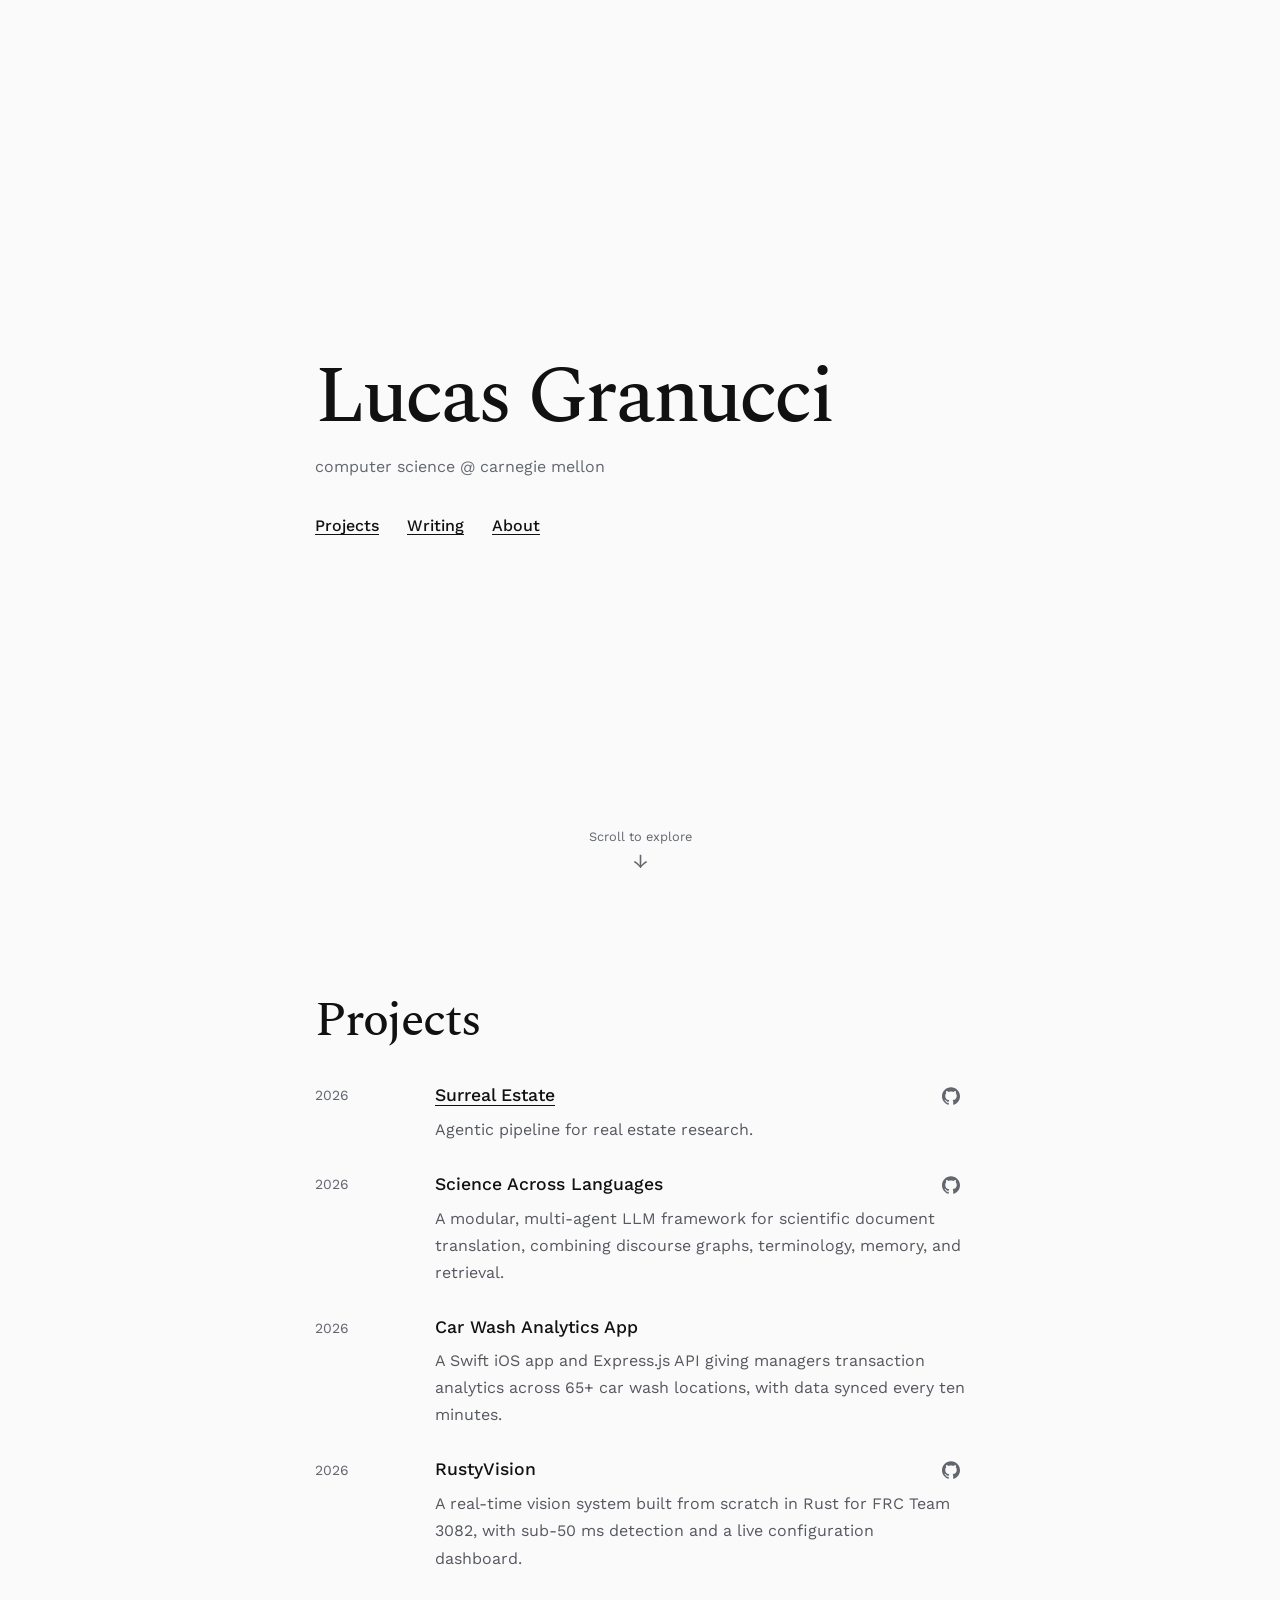
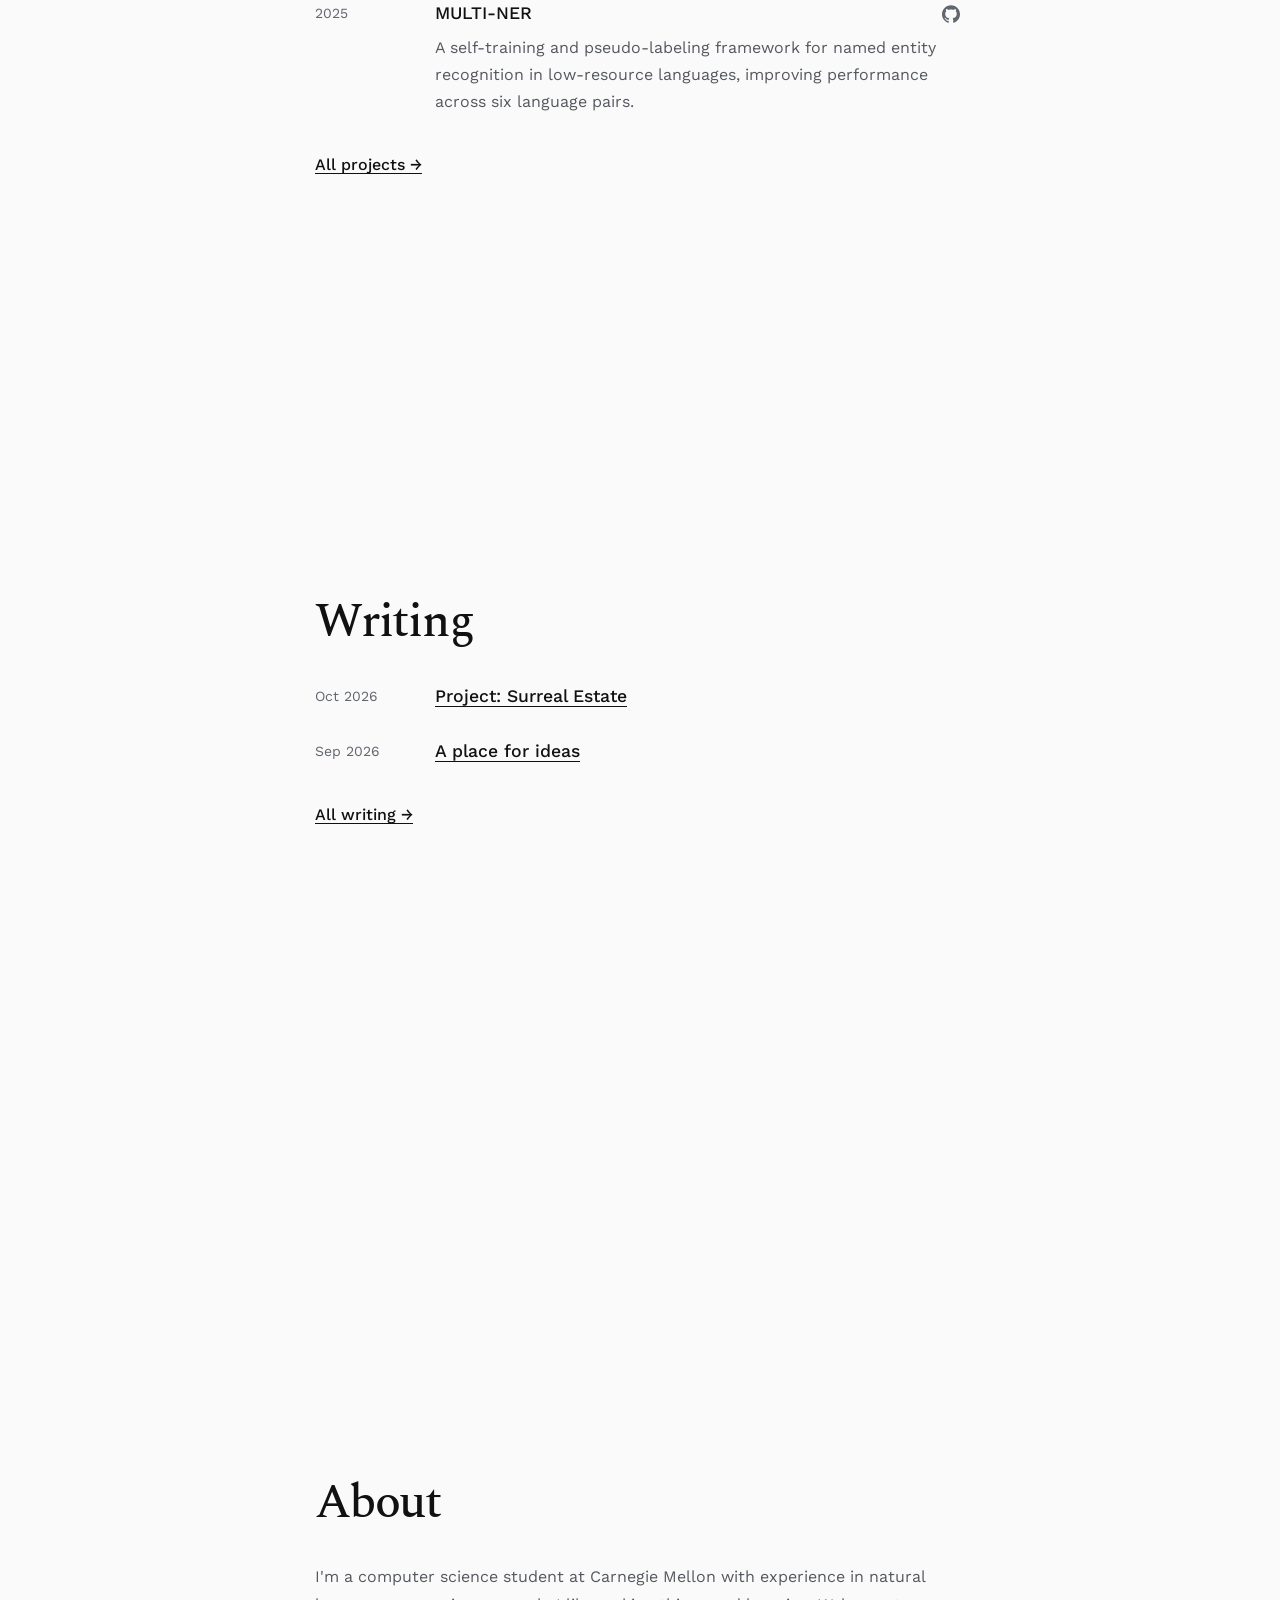
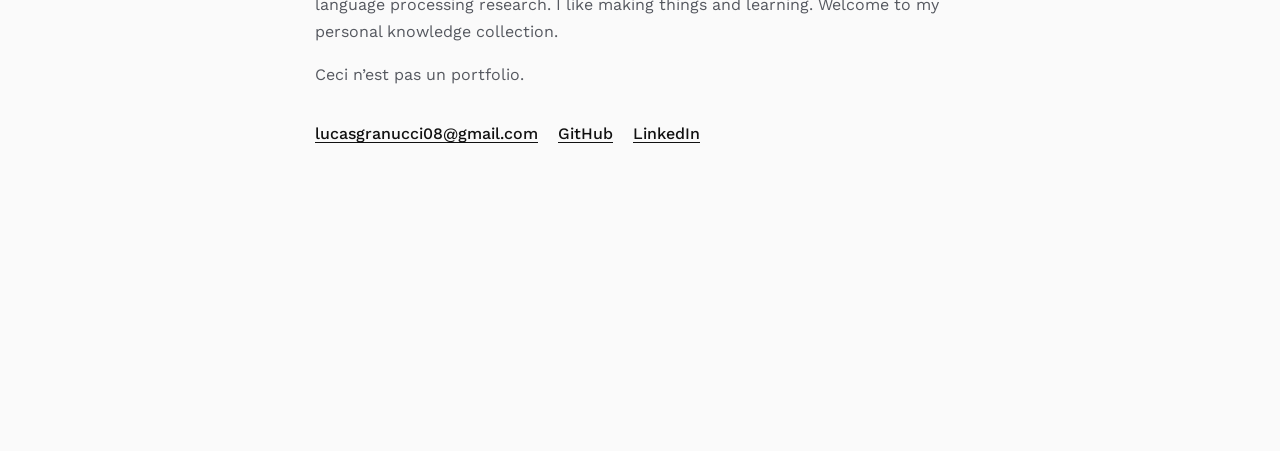
<file: index.html>
<!DOCTYPE html>
<html lang="en">
<head>
    <meta charset="utf-8">
    <meta name="viewport" content="width=device-width, initial-scale=1">
    <meta name="description" content="Lucas Granucci — computer science at Carnegie Mellon. Projects, writing, and a personal collection of ideas.">
    <meta name="theme-color" content="#fafafa">
    <meta property="og:type" content="website">
    <meta property="og:title" content="Lucas Granucci">
    <meta property="og:description" content="Projects, writing, and ideas from a computer science student at Carnegie Mellon.">
    <meta name="twitter:card" content="summary">
    <title>Lucas Granucci</title>
    <link rel="icon" href="favicon.svg" type="image/svg+xml">
    <link rel="stylesheet" href="style.css">
    <link rel="preconnect" href="https://fonts.googleapis.com">
    <link rel="preconnect" href="https://fonts.gstatic.com" crossorigin>
    <link href="https://fonts.googleapis.com/css2?family=Spectral:wght@500&family=Work+Sans:ital,wght@0,400;0,500;0,600;1,400&display=swap" rel="stylesheet">
    <script defer src="script.js"></script>
    <noscript><style>#projects-content, #writing-content { display: none; }</style></noscript>
</head>
<body>
    <a class="skip-link" href="#main">Skip to content</a>
    <header class="bar">
        <a class="home" href="#top">Lucas Granucci</a>
        <nav aria-label="Main navigation">
            <a href="#projects">Projects</a>
            <a href="#writing">Writing</a>
            <a href="#about">About</a>
        </nav>
    </header>
    <main class="container" id="main" tabindex="-1">
        <section id="top" aria-labelledby="intro-title">
            <div>
                <h1 id="intro-title" tabindex="-1">Lucas Granucci</h1>
                <p class="intro-subtitle">computer science @ carnegie mellon</p>
                <nav aria-label="Explore">
                    <ul class="link-list">
                        <li><a href="#projects">Projects</a></li>
                        <li><a href="#writing">Writing</a></li>
                        <li><a href="#about">About</a></li>
                    </ul>
                </nav>
            </div>
            <a class="scroll-cue" href="#projects">
                <span>Scroll to explore</span>
                <span aria-hidden="true">↓</span>
            </a>
        </section>
        <section id="projects" aria-labelledby="projects-title">
            <div>
                <h2 id="projects-title">Projects</h2>
                <div id="projects-content" data-limit="5" aria-live="polite" aria-busy="true"><p>Loading projects…</p></div>
                <a class="all-link" href="projects.html">All projects →</a>
                <noscript><p>Enable JavaScript to see the project list, or <a href="https://github.com/Lucas-Granucci">browse my work on GitHub</a>.</p></noscript>
            </div>
        </section>
        <section id="writing" aria-labelledby="writing-title">
            <div>
                <h2 id="writing-title">Writing</h2>
                <div id="writing-content" data-limit="5" aria-live="polite" aria-busy="true"><p>Loading writing…</p></div>
                <a class="all-link" href="writing.html">All writing →</a>
                <noscript><p>Enable JavaScript to browse posts, or <a href="writing/2026-09-24.md">read the introductory note as plain text</a>.</p></noscript>
            </div>
        </section>
        <section id="about" aria-labelledby="about-title">
            <div>
                <h2 id="about-title">About</h2>
                <p>I'm a computer science student at Carnegie Mellon with experience in natural language processing research. I like making things and learning. Welcome to my personal knowledge collection.</p>
                <p lang="fr">Ceci n’est pas un portfolio.</p>
                <ul class="link-list contact-links">
                    <li><a href="mailto:lucasgranucci08@gmail.com">lucasgranucci08@gmail.com</a></li>
                    <li><a href="https://github.com/Lucas-Granucci" target="_blank" rel="noopener noreferrer" aria-label="GitHub (opens in a new tab)">GitHub</a></li>
                    <li><a href="https://www.linkedin.com/in/lucas-granucci/" target="_blank" rel="noopener noreferrer" aria-label="LinkedIn (opens in a new tab)">LinkedIn</a></li>
                </ul>
            </div>
        </section>
    </main>
</body>
</html>
</file>
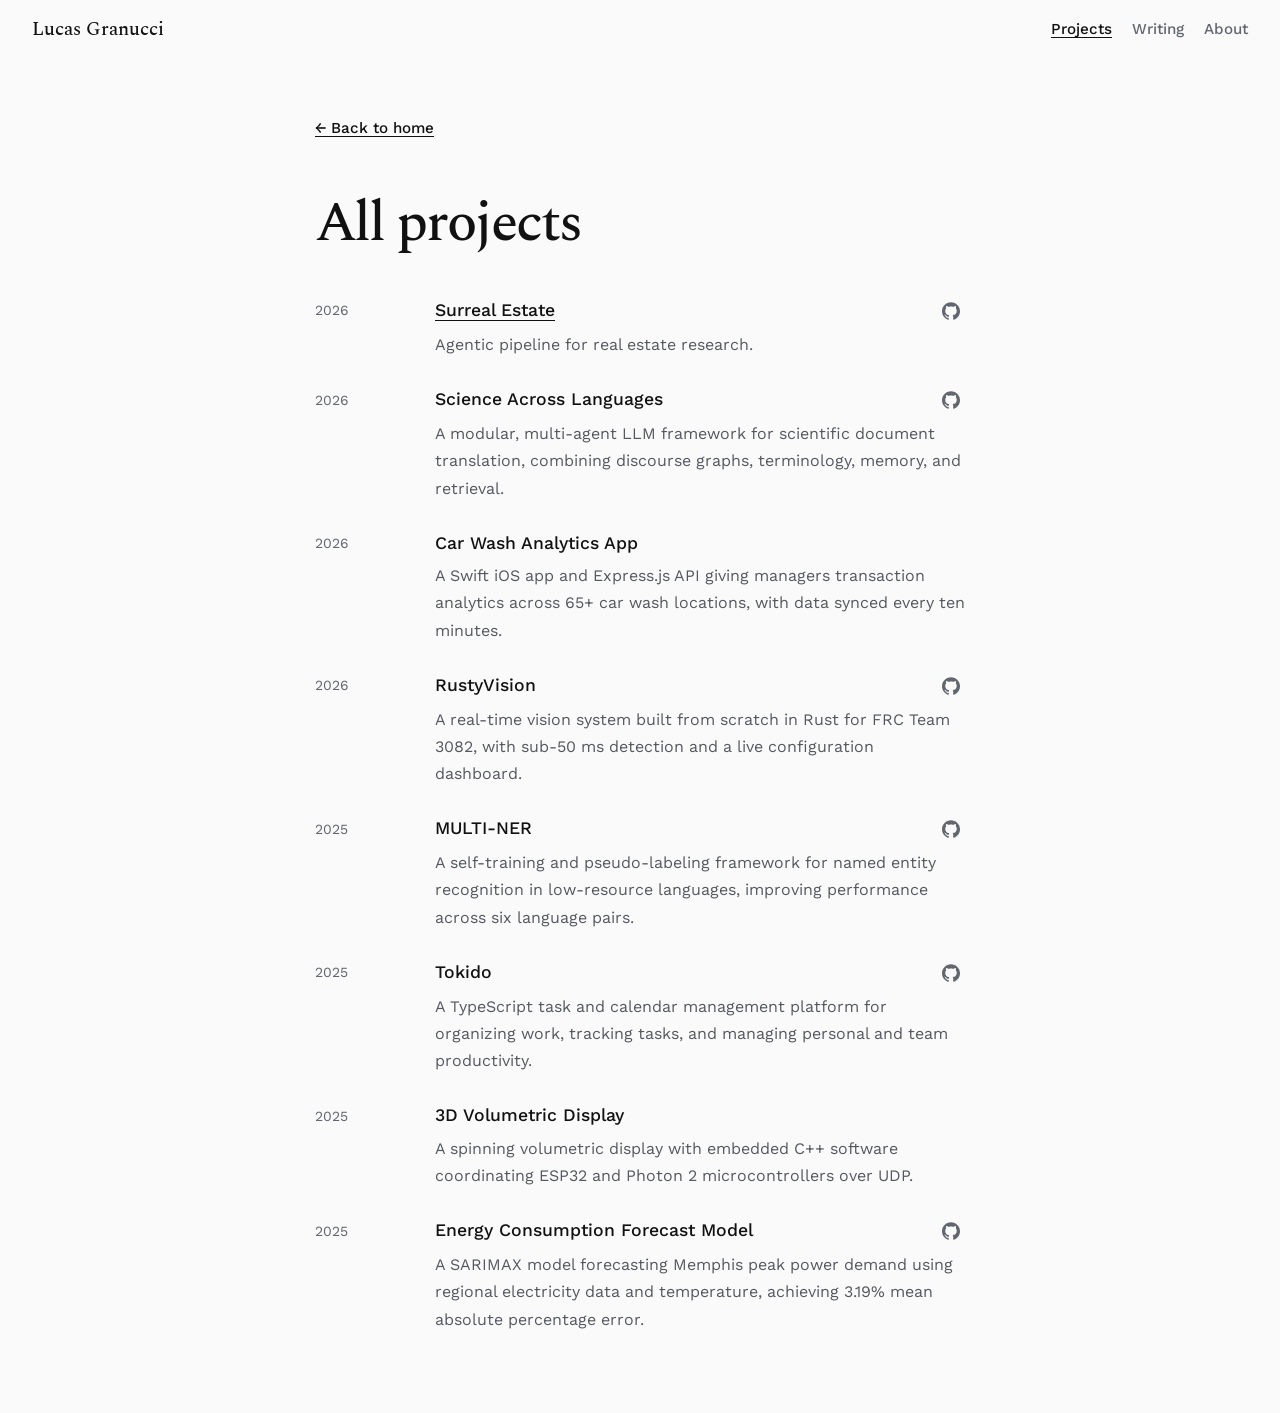
<file: projects.html>
<!DOCTYPE html>
<html lang="en" class="archive-page">
<head>
    <meta charset="utf-8">
    <meta name="viewport" content="width=device-width, initial-scale=1">
    <meta name="description" content="The complete collection of projects by Lucas Granucci.">
    <meta name="theme-color" content="#fafafa">
    <meta property="og:type" content="website">
    <meta property="og:title" content="All projects — Lucas Granucci">
    <meta property="og:description" content="The complete collection of projects by Lucas Granucci.">
    <meta name="twitter:card" content="summary">
    <title>All projects — Lucas Granucci</title>
    <link rel="icon" href="favicon.svg" type="image/svg+xml">
    <link rel="stylesheet" href="style.css">
    <link rel="preconnect" href="https://fonts.googleapis.com">
    <link rel="preconnect" href="https://fonts.gstatic.com" crossorigin>
    <link href="https://fonts.googleapis.com/css2?family=Spectral:wght@500&family=Work+Sans:ital,wght@0,400;0,500;0,600;1,400&display=swap" rel="stylesheet">
    <script defer src="script.js"></script>
    <noscript><style>#projects-content, #writing-content { display: none; }</style></noscript>
</head>
<body>
    <a class="skip-link" href="#main">Skip to content</a>
    <header class="bar">
        <a class="home" href="index.html#top">Lucas Granucci</a>
        <nav aria-label="Main navigation">
            <a href="projects.html" aria-current="page">Projects</a>
            <a href="writing.html">Writing</a>
            <a href="index.html#about">About</a>
        </nav>
    </header>
    <main class="archive-shell" id="main" tabindex="-1">
        <a class="back-link" href="index.html#projects">← Back to home</a>
        <header class="archive-header">
            <h1>All projects</h1>
        </header>
        <div id="projects-content" aria-live="polite" aria-busy="true"><p>Loading projects…</p></div>
        <noscript><p>Enable JavaScript to see the full list, or <a href="https://github.com/Lucas-Granucci">browse my work on GitHub</a>.</p></noscript>
    </main>
</body>
</html>
</file>
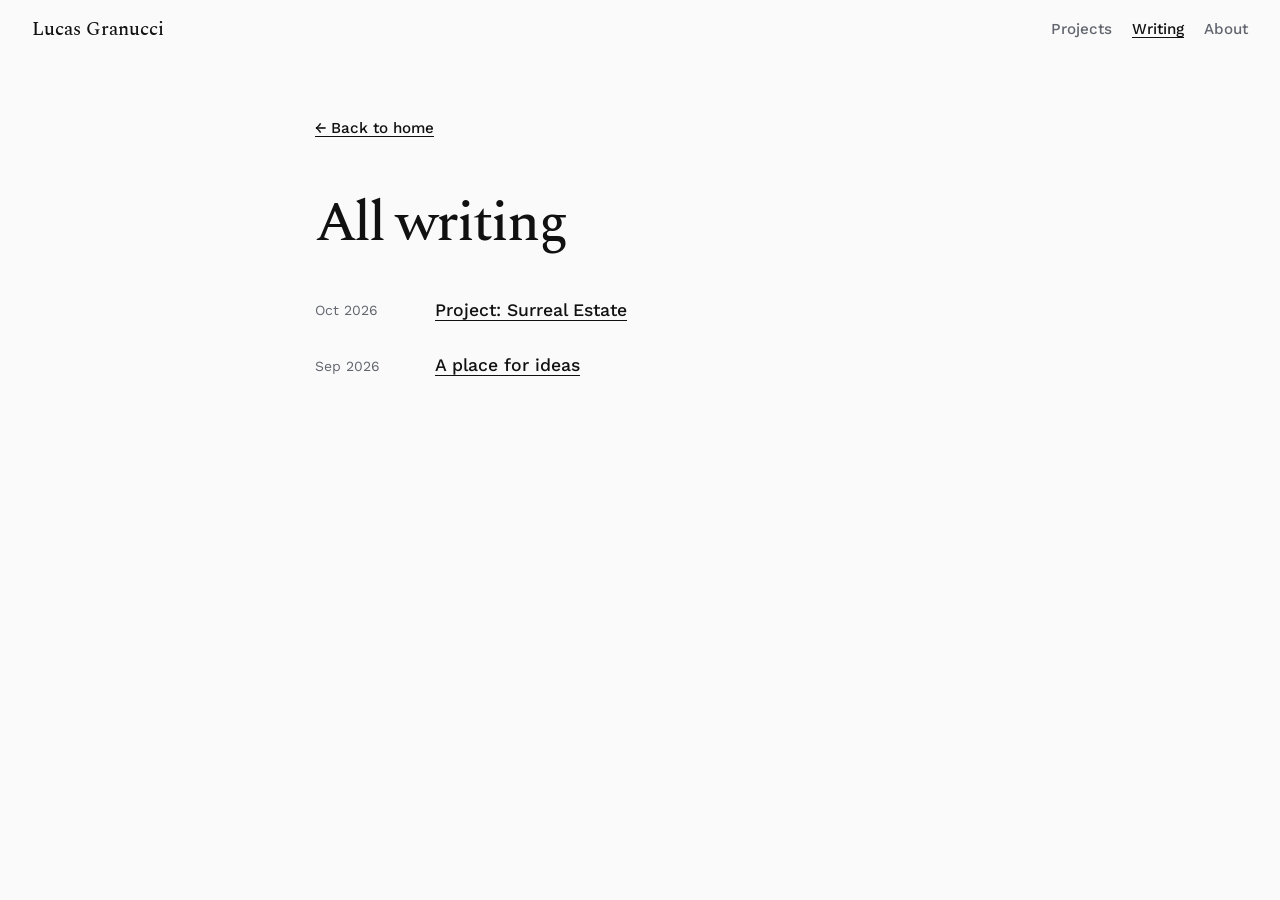
<file: writing.html>
<!DOCTYPE html>
<html lang="en" class="archive-page">
<head>
    <meta charset="utf-8">
    <meta name="viewport" content="width=device-width, initial-scale=1">
    <meta name="description" content="All notes and ideas from Lucas Granucci, newest first.">
    <meta name="theme-color" content="#fafafa">
    <meta property="og:type" content="website">
    <meta property="og:title" content="All writing — Lucas Granucci">
    <meta property="og:description" content="All notes and ideas from Lucas Granucci, newest first.">
    <meta name="twitter:card" content="summary">
    <title>All writing — Lucas Granucci</title>
    <link rel="icon" href="favicon.svg" type="image/svg+xml">
    <link rel="stylesheet" href="style.css">
    <link rel="preconnect" href="https://fonts.googleapis.com">
    <link rel="preconnect" href="https://fonts.gstatic.com" crossorigin>
    <link href="https://fonts.googleapis.com/css2?family=Spectral:wght@500&family=Work+Sans:ital,wght@0,400;0,500;0,600;1,400&display=swap" rel="stylesheet">
    <script defer src="script.js"></script>
    <noscript><style>#projects-content, #writing-content { display: none; }</style></noscript>
</head>
<body>
    <a class="skip-link" href="#main">Skip to content</a>
    <header class="bar">
        <a class="home" href="index.html#top">Lucas Granucci</a>
        <nav aria-label="Main navigation">
            <a href="projects.html">Projects</a>
            <a href="writing.html" aria-current="page">Writing</a>
            <a href="index.html#about">About</a>
        </nav>
    </header>
    <main class="archive-shell" id="main" tabindex="-1">
        <a class="back-link" href="index.html#writing">← Back to home</a>
        <header class="archive-header">
            <h1>All writing</h1>
        </header>
        <div id="writing-content" aria-live="polite" aria-busy="true"><p>Loading writing…</p></div>
        <noscript><p>Enable JavaScript to see the full list, or <a href="writing/2026-09-24.md">read the introductory note as plain text</a>.</p></noscript>
    </main>
</body>
</html>
</file>
<file: style.css>
:root {
    --background: #fafafa;
    --ink: #111111;
    --body: #55585f;
    --meta: #62666e;
    --accent: #0b63d1;
    --accent-hover: #084ea8;
    --rule: #dedfe2;
    --header-height: 4.5rem;
    --gutter: clamp(1.25rem, 5vw, 2rem);
}

* { box-sizing: border-box; }
html {
    overflow-y: scroll;
    /* Cross-page links and history restoration should land immediately. */
    scroll-behavior: auto;
    scroll-padding-top: var(--header-height);
}
html:not(.article-page):not(.archive-page) {
    scroll-snap-type: y mandatory;
    /* Sections already reserve room for the fixed header internally. */
    scroll-padding-top: 0;
}
body {
    margin: 0;
    font-family: 'Work Sans', sans-serif;
    line-height: 1.7;
    font-size: 1rem;
    color: var(--body);
    background: var(--background);
}
h1, h2, h3, h4, h5, h6 {
    font-family: 'Spectral', serif;
    color: var(--ink);
    font-weight: 500;
    line-height: 1.2;
    text-wrap: balance;
}
h1 { font-size: clamp(2.65rem, 8vw, 5rem); margin: 0 0 0.5rem; letter-spacing: -0.035em; }
h2 { font-size: clamp(2.25rem, 5vw, 3rem); margin: 0 0 2rem; letter-spacing: -0.025em; }
p { margin: 0 0 1rem; }
a {
    color: var(--ink);
    font-weight: 500;
    text-underline-offset: 0.2em;
    text-decoration-thickness: 1px;
    transition: color 160ms ease;
}
a:hover { color: var(--accent); }
a:focus-visible, button:focus-visible { outline: 2px solid var(--accent); outline-offset: 5px; border-radius: 2px; }
:where(main, h1)[tabindex="-1"]:focus { outline: none; }

.skip-link {
    position: fixed;
    top: 0.5rem;
    left: var(--gutter);
    z-index: 3;
    padding: 0.5rem 1rem;
    background: var(--background);
    transform: translateY(-200%);
}
.skip-link:focus { transform: translateY(0); }
.bar {
    position: fixed;
    inset: 0 0 auto;
    z-index: 2;
    padding: calc(0.5rem + env(safe-area-inset-top, 0px)) var(--gutter) 0.5rem;
    background: var(--background);
    display: flex;
    flex-wrap: wrap;
    align-items: center;
    justify-content: space-between;
    gap: 0 1.5rem;
    transition: opacity 200ms ease, visibility 200ms ease;
}
.oncover .bar { opacity: 0; visibility: hidden; pointer-events: none; }
.bar a { display: inline-flex; align-items: center; min-height: 44px; text-decoration: none; }
.bar .home { font-family: 'Spectral', serif; font-size: 1.2rem; }
.bar nav { display: flex; flex-wrap: wrap; gap: 0 1.25rem; }
.bar nav a { font-size: 0.95rem; color: var(--meta); }
.bar nav a:hover { color: var(--accent); }
.bar nav a[aria-current] { color: var(--ink); text-decoration: underline; }

.container, .article-shell, .archive-shell {
    width: 100%;
    max-width: calc(650px + 2 * var(--gutter));
    padding-inline: var(--gutter);
    margin-inline: auto;
    overflow-wrap: anywhere;
}
.container > section {
    min-height: 100vh;
    min-height: 100svh;
    padding-block: calc(var(--header-height) + 2rem) 4rem;
    display: flex;
    align-items: center;
    scroll-snap-align: start;
    scroll-snap-stop: always;
}
.container > section > div { width: 100%; min-width: 0; }
.intro-subtitle { color: var(--meta); }
#top { position: relative; padding-bottom: 6rem; }
.scroll-cue {
    position: absolute;
    bottom: calc(1rem + env(safe-area-inset-bottom, 0px));
    left: 50%;
    transform: translateX(-50%);
    display: flex;
    flex-direction: column;
    align-items: center;
    padding: 0.5rem 1rem;
    color: var(--meta);
    font-size: 0.8rem;
    font-weight: 400;
    line-height: 1.5;
    white-space: nowrap;
    text-decoration: none;
}
.scroll-cue span[aria-hidden] { font-size: 1.25rem; }
.link-list {
    list-style: none;
    padding: 0;
    margin: 1.5rem 0 0;
    display: flex;
    flex-wrap: wrap;
    gap: 0.25rem 1.75rem;
}
.link-list a { display: inline-block; padding-block: 0.5rem; }
.contact-links { column-gap: 1.25rem; }
.entries { list-style: none; padding: 0; margin: 0; }
.card {
    display: grid;
    grid-template-columns: 6rem minmax(0, 1fr);
    gap: 1.5rem;
    margin-bottom: 1.75rem;
}
.card:last-child { margin-bottom: 0; }
.card-date { color: var(--meta); font-size: 0.875rem; padding-top: 0.15rem; }
.card-info .entry-title { font-size: 1.1rem; line-height: 1.5; font-weight: 500; color: var(--ink); }
.card-info a.entry-title:hover { color: var(--accent); }
.card-info p { margin: 0.375rem 0 0; }
.project-heading {
    display: flex;
    align-items: flex-start;
    justify-content: space-between;
    gap: 1rem;
}
.project-github {
    display: inline-flex;
    align-items: center;
    justify-content: center;
    flex-shrink: 0;
    width: 28px;
    height: 28px;
    color: var(--meta);
    text-decoration: none;
}
.project-github:hover { color: var(--accent); }
.retry-button {
    font: inherit;
    font-weight: 500;
    color: var(--ink);
    background: transparent;
    border: 1px solid var(--rule);
    border-radius: 4px;
    padding: 0.5rem 1rem;
    min-height: 44px;
    cursor: pointer;
}
.retry-button:hover { color: var(--accent); border-color: var(--accent); }

/* Reading pages always use normal document scrolling. */
html.article-page, html.archive-page { scroll-snap-type: none; }
.article-shell, .archive-shell { padding-block: calc(var(--header-height) + 3rem) 5rem; }
.all-link { display: inline-block; margin-top: 1.75rem; padding-block: 0.5rem; }
.archive-header { margin: 2.5rem 0; }
.archive-header h1 { font-size: clamp(2.25rem, 6vw, 3.5rem); }
.back-link { display: inline-block; padding-block: 0.5rem; font-size: 0.95rem; }
.article-header { margin: 2.5rem 0; }
.article-header h1 { font-size: clamp(2rem, 6vw, 3.5rem); margin: 0 0 1rem; }
#article-date { color: var(--meta); font-size: 0.875rem; }
.prose { line-height: 1.8; }
.prose p, .prose ul, .prose ol, .prose pre, .prose blockquote { margin: 0 0 1.5rem; }
.prose :is(h1, h2, h3, h4, h5, h6) { margin: 2.5rem 0 1rem; line-height: 1.3; }
.prose h1 { font-size: 2.25rem; }
.prose h2 { font-size: 1.9rem; }
.prose h3 { font-size: 1.5rem; }
.prose :is(h4, h5, h6) { font-size: 1.2rem; }
.prose ul, .prose ol { padding-left: 1.5rem; }
.prose li { margin-bottom: 0.4rem; }
.prose li > :is(ul, ol) { margin: 0.5rem 0; }
.prose a { color: var(--accent); }
.prose a:hover { color: var(--accent-hover); }
.prose blockquote { border-left: 3px solid var(--rule); padding-left: 1.25rem; color: var(--meta); }
.prose code { font-size: 0.9em; background: #eee; padding: 0.15em 0.3em; border-radius: 3px; }
.prose pre { padding: 1rem; background: #eee; overflow-x: auto; line-height: 1.6; }
.prose pre code { padding: 0; }
.prose img { display: block; max-width: 100%; height: auto; }
.prose table { display: block; overflow-x: auto; border-collapse: collapse; margin-bottom: 1.5rem; }
.prose th, .prose td { border: 1px solid var(--rule); padding: 0.5rem 0.75rem; }
.prose hr { border: 0; border-top: 1px solid var(--rule); margin: 2rem 0; }

@media (max-width: 480px) {
    .bar { column-gap: 0.75rem; }
    .bar nav { gap: 0 1.25rem; }
    .card { grid-template-columns: minmax(0, 1fr); gap: 0.25rem; }
    .card-date { padding-top: 0; }
    .contact-links { flex-direction: column; align-items: flex-start; }
}
@media (prefers-reduced-motion: no-preference) {
    html.smooth-navigation { scroll-behavior: smooth; }
}
@media (prefers-reduced-motion: reduce) {
    html { scroll-behavior: auto; }
    *, *::before, *::after { transition: none !important; }
}
@media print {
    .bar, .skip-link, .back-link, .scroll-cue { display: none; }
    .container > section { min-height: auto; display: block; padding-block: 1rem; }
    .article-shell, .archive-shell { padding: 0; max-width: none; }
    a { color: inherit; }
}
</file>
